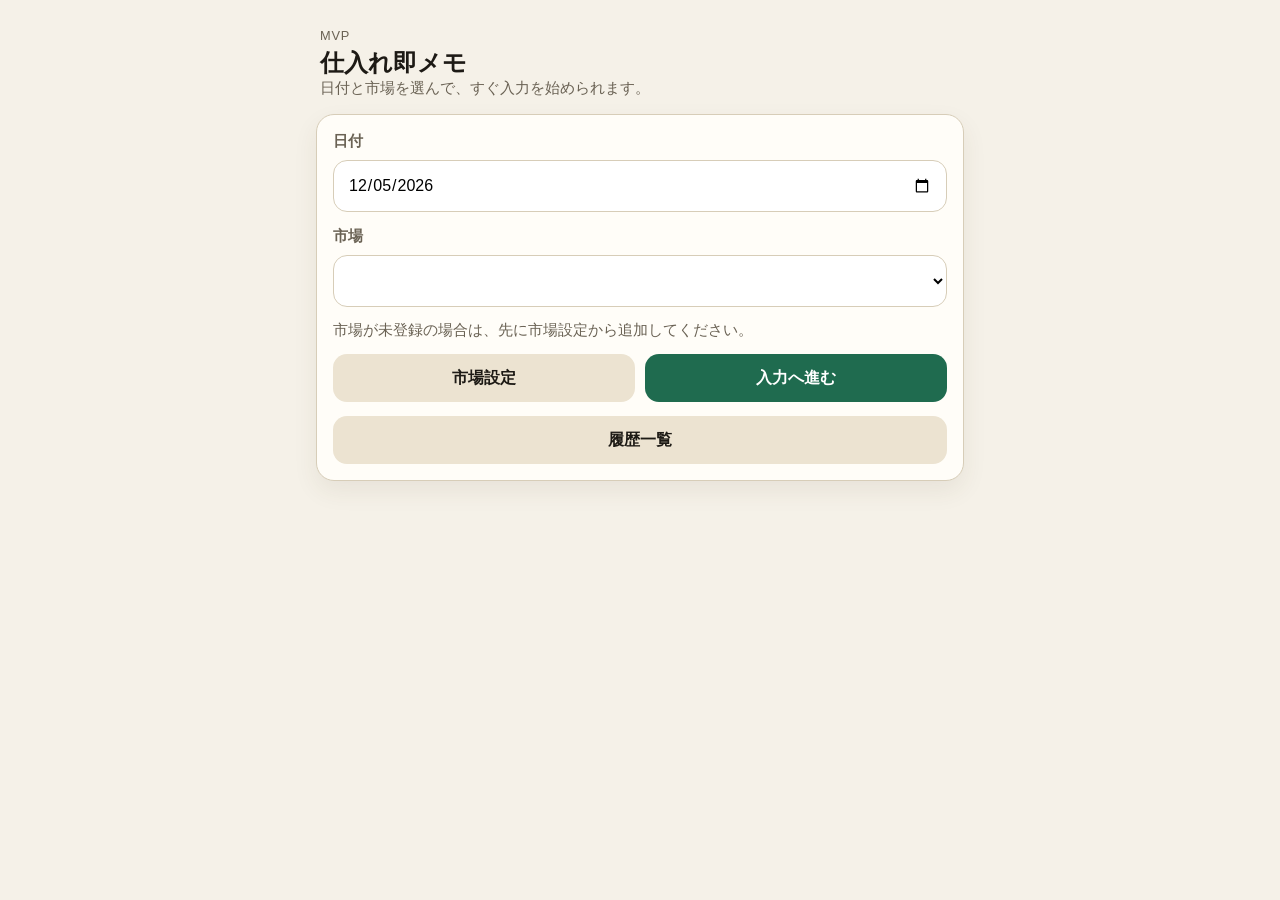
<file: index.html>
<!DOCTYPE html>
<html lang="ja">
<head>
  <meta charset="UTF-8">
  <meta name="viewport" content="width=device-width, initial-scale=1, viewport-fit=cover">
  <meta name="theme-color" content="#1f6b4f">
  <meta name="apple-mobile-web-app-capable" content="yes">
  <meta name="apple-mobile-web-app-title" content="仕入れ即メモ">
  <meta http-equiv="Cache-Control" content="no-cache, no-store, must-revalidate">
  <meta http-equiv="Pragma" content="no-cache">
  <meta http-equiv="Expires" content="0">
  <title>仕入れ即メモ</title>
  <link rel="icon" type="image/png" sizes="192x192" href="icon-192.png?v=20260701-2">
  <link rel="apple-touch-icon" sizes="180x180" href="apple-touch-icon.png?v=20260701-2">
  <link rel="manifest" href="site.webmanifest?v=20260701-2">
  <link rel="stylesheet" href="styles.css?v=20260701-2">
</head>
<body>
  <main class="app-shell">
    <section class="screen screen-active" id="setup-screen" aria-labelledby="setup-title">
      <header class="screen-header">
        <p class="eyebrow">MVP</p>
        <h1 id="setup-title">仕入れ即メモ</h1>
        <p class="intro">日付と市場を選んで、すぐ入力を始められます。</p>
      </header>

      <form id="setup-form" class="panel stack">
        <label class="field">
          <span>日付</span>
          <input type="date" id="session-date" required>
        </label>

        <label class="field">
          <span>市場</span>
          <select id="market-select" required></select>
        </label>

        <p class="helper-text" id="setup-market-help">市場が未登録の場合は、先に市場設定から追加してください。</p>

        <div class="button-row">
          <button type="button" class="secondary-button" id="open-market-settings">市場設定</button>
          <button type="submit" class="primary-button" id="start-entry-button">入力へ進む</button>
        </div>
        <button type="button" class="secondary-button" id="open-history-screen">履歴一覧</button>
      </form>
    </section>

    <section class="screen" id="entry-screen" aria-label="入力画面">
      <header class="screen-header compact">
        <button type="button" class="text-button" id="back-to-setup">← 戻る</button>
        <div>
          <p class="session-label" id="session-summary"></p>
        </div>
      </header>

      <section class="total-card" aria-live="polite">
        <p class="total-label">手数料込み合計</p>
        <p class="total-value" id="grand-total">¥0</p>
        <div class="total-subline">
          <span>商品合計 <strong id="subtotal">¥0</strong></span>
          <span>手数料 <strong id="fee-total">¥0</strong></span>
        </div>
      </section>

      <form id="entry-form" class="panel stack entry-form" novalidate>
        <div class="entry-toolbar">
          <p class="helper-text helper-text-compact">末尾の数字を金額として読み取ります。</p>
          <button type="button" class="text-button note-toggle" id="toggle-note">補足メモを開く</button>
        </div>

        <div class="entry-row">
          <label class="field quick-field">
            <span>入力欄</span>
            <input
              type="text"
              id="quick-input"
              inputmode="text"
              autocomplete="off"
              autocapitalize="off"
              autocorrect="off"
              spellcheck="false"
              enterkeyhint="done"
              placeholder="例: 小皿 500"
            >
          </label>

          <button type="submit" class="primary-button entry-submit">追加</button>
        </div>

        <div class="note-field-wrapper" id="note-field-wrapper" hidden>
          <label class="field">
            <span>補足メモ（任意）</span>
            <input
              type="text"
              id="note-input"
              inputmode="text"
              autocomplete="off"
              autocapitalize="off"
              autocorrect="off"
              spellcheck="false"
              enterkeyhint="done"
              placeholder="必要ならメモ"
            >
          </label>
        </div>

        <p class="error-text" id="entry-error" role="alert"></p>
      </form>

      <section class="panel history-panel">
        <div class="panel-heading">
          <h3>入力履歴</h3>
          <div class="action-row">
            <button type="button" class="secondary-button small-button" id="finish-session">仕入れ終了</button>
            <button type="button" class="secondary-button small-button" id="export-csv">CSV保存</button>
            <button type="button" class="secondary-button small-button" id="clear-day-entries">この日を全削除</button>
          </div>
        </div>
        <div class="history-table-head" aria-hidden="true">
          <span>品目</span>
          <span>金額</span>
          <span>メモ</span>
          <span>時刻</span>
          <span>操作</span>
        </div>
        <ul class="history-list" id="history-list"></ul>
        <p class="empty-state" id="history-empty">まだ入力はありません。</p>
      </section>
    </section>

    <section class="screen" id="market-screen" aria-labelledby="market-title">
      <header class="screen-header compact">
        <button type="button" class="text-button" id="close-market-settings">← 戻る</button>
        <div>
          <p class="session-label">設定</p>
          <h2 id="market-title">市場設定</h2>
        </div>
      </header>

      <form id="market-form" class="panel stack">
        <label class="field">
          <span>市場名</span>
          <input type="text" id="market-name" placeholder="例: ◯◯市場" required>
        </label>

        <label class="field">
          <span>手数料タイプ</span>
          <select id="market-fee-type">
            <option value="rate">率 (%)</option>
            <option value="fixed">固定額 (円)</option>
          </select>
        </label>

        <label class="field">
          <span>手数料値</span>
          <input type="number" id="market-fee-value" min="0" step="0.1" placeholder="例: 10">
        </label>

        <button type="submit" class="primary-button">市場を追加</button>
        <p class="helper-text">同名市場は追加できません。</p>
      </form>

      <section class="panel history-panel">
        <div class="panel-heading">
          <h3>登録済み市場</h3>
        </div>
        <ul class="history-list" id="market-list"></ul>
        <p class="empty-state" id="market-empty">市場がまだ登録されていません。</p>
      </section>
    </section>

    <section class="screen" id="history-screen" aria-labelledby="history-title">
      <header class="screen-header compact">
        <button type="button" class="text-button" id="close-history-screen">← 戻る</button>
        <div>
          <p class="session-label">履歴</p>
          <h2 id="history-title">日付別履歴</h2>
        </div>
      </header>

      <section class="panel history-archive-panel">
        <div class="panel-heading">
          <h3>保存済みデータ</h3>
        </div>
        <div class="archive-list" id="archive-list"></div>
        <p class="empty-state" id="archive-empty">保存済みの履歴はまだありません。</p>
      </section>
    </section>
  </main>

  <div class="modal-backdrop" id="finish-modal" hidden>
    <section class="modal-card" role="dialog" aria-modal="true" aria-labelledby="finish-modal-title">
      <h2 id="finish-modal-title">仕入れを終了しますか？</h2>
      <p class="modal-text">CSV保存して終了するか、そのまま終了するかを選べます。</p>
      <div class="modal-actions">
        <button type="button" class="secondary-button" id="cancel-finish">キャンセル</button>
        <button type="button" class="secondary-button" id="finish-without-export">保存せず終了</button>
        <button type="button" class="primary-button" id="finish-with-export">CSV保存して終了</button>
      </div>
    </section>
  </div>

  <script src="app.js?v=20260701-2"></script>
</body>
</html>
</file>
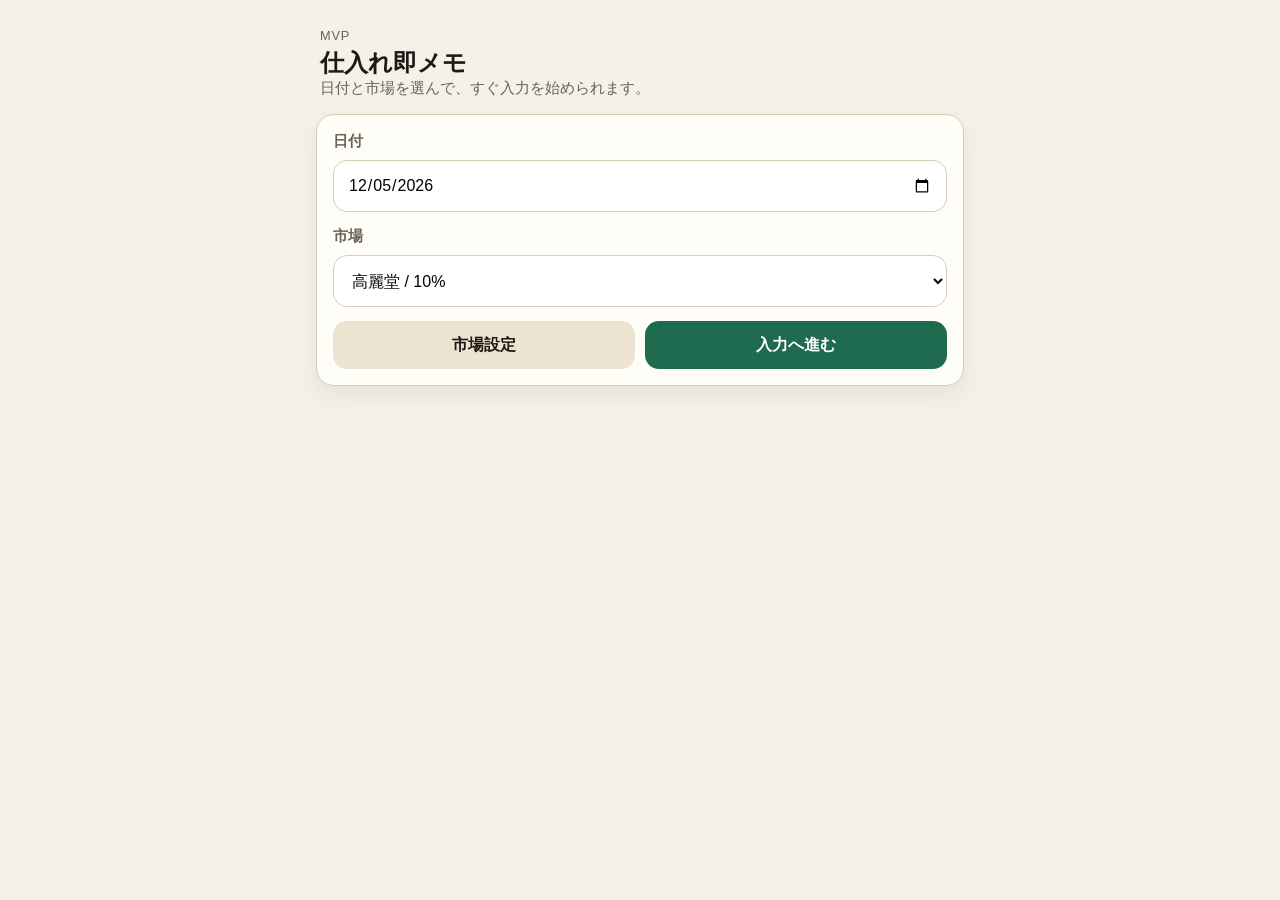
<file: shiire-soku-memo/index.html>
<!DOCTYPE html>
<html lang="ja">
<head>
  <meta charset="UTF-8">
  <meta name="viewport" content="width=device-width, initial-scale=1, viewport-fit=cover">
  <title>仕入れ即メモ</title>
  <link rel="stylesheet" href="styles.css">
</head>
<body>
  <main class="app-shell">
    <section class="screen screen-active" id="setup-screen" aria-labelledby="setup-title">
      <header class="screen-header">
        <p class="eyebrow">MVP</p>
        <h1 id="setup-title">仕入れ即メモ</h1>
        <p class="intro">日付と市場を選んで、すぐ入力を始められます。</p>
      </header>

      <form id="setup-form" class="panel stack">
        <label class="field">
          <span>日付</span>
          <input type="date" id="session-date" required>
        </label>

        <label class="field">
          <span>市場</span>
          <select id="market-select" required></select>
        </label>

        <div class="button-row">
          <button type="button" class="secondary-button" id="open-market-settings">市場設定</button>
          <button type="submit" class="primary-button">入力へ進む</button>
        </div>
      </form>
    </section>

    <section class="screen" id="entry-screen" aria-label="入力画面">
      <header class="screen-header compact">
        <button type="button" class="text-button" id="back-to-setup">← 戻る</button>
        <div>
          <p class="session-label" id="session-summary"></p>
        </div>
      </header>

      <section class="total-card" aria-live="polite">
        <p class="total-label">手数料込み合計</p>
        <p class="total-value" id="grand-total">¥0</p>
        <div class="total-subline">
          <span>商品合計 <strong id="subtotal">¥0</strong></span>
          <span>手数料 <strong id="fee-total">¥0</strong></span>
        </div>
      </section>

      <form id="entry-form" class="panel stack entry-form" novalidate>
        <label class="field">
          <span>入力欄</span>
          <input
            type="text"
            id="quick-input"
            inputmode="text"
            autocomplete="off"
            autocapitalize="off"
            autocorrect="off"
            spellcheck="false"
            enterkeyhint="done"
            placeholder="例: 小皿 500"
          >
        </label>

        <label class="field">
          <span>補足メモ（任意）</span>
          <input
            type="text"
            id="note-input"
            inputmode="text"
            autocomplete="off"
            autocapitalize="off"
            autocorrect="off"
            spellcheck="false"
            enterkeyhint="done"
            placeholder="必要ならメモ"
          >
        </label>

        <button type="submit" class="primary-button">追加する</button>
        <p class="helper-text">末尾の数字を金額として読み取ります。</p>
        <p class="error-text" id="entry-error" role="alert"></p>
      </form>

      <section class="panel history-panel">
        <div class="panel-heading">
          <h3>入力履歴</h3>
          <div class="action-row">
            <button type="button" class="secondary-button small-button" id="export-csv">CSV保存</button>
            <button type="button" class="secondary-button small-button" id="clear-day-entries">この日を全削除</button>
          </div>
        </div>
        <div class="history-table-head" aria-hidden="true">
          <span>品目</span>
          <span>金額</span>
          <span>メモ</span>
          <span>時刻</span>
          <span>操作</span>
        </div>
        <ul class="history-list" id="history-list"></ul>
        <p class="empty-state" id="history-empty">まだ入力はありません。</p>
      </section>
    </section>

    <section class="screen" id="market-screen" aria-labelledby="market-title">
      <header class="screen-header compact">
        <button type="button" class="text-button" id="close-market-settings">← 戻る</button>
        <div>
          <p class="session-label">設定</p>
          <h2 id="market-title">市場設定</h2>
        </div>
      </header>

      <form id="market-form" class="panel stack">
        <label class="field">
          <span>市場名</span>
          <input type="text" id="market-name" placeholder="例: 高麗堂" required>
        </label>

        <label class="field">
          <span>手数料タイプ</span>
          <select id="market-fee-type">
            <option value="rate">率 (%)</option>
            <option value="fixed">固定額 (円)</option>
          </select>
        </label>

        <label class="field">
          <span>手数料値</span>
          <input type="number" id="market-fee-value" min="0" step="0.1" placeholder="例: 10">
        </label>

        <button type="submit" class="primary-button">市場を追加</button>
        <p class="helper-text">同名市場は追加できません。</p>
      </form>

      <section class="panel history-panel">
        <div class="panel-heading">
          <h3>登録済み市場</h3>
        </div>
        <ul class="history-list" id="market-list"></ul>
        <p class="empty-state" id="market-empty">市場がまだ登録されていません。</p>
      </section>
    </section>
  </main>

  <script src="app.js"></script>
</body>
</html>
</file>
<file: styles.css>
:root {
  color-scheme: light;
  --bg: #f5f1e8;
  --panel: #fffdf8;
  --line: #d7cdb8;
  --text: #1d1a15;
  --muted: #6a6254;
  --accent: #1f6b4f;
  --accent-strong: #15523c;
  --danger: #a23d2f;
  --shadow: 0 10px 24px rgba(76, 61, 33, 0.08);
  --radius: 18px;
}

* {
  box-sizing: border-box;
}

body {
  margin: 0;
  background: var(--bg);
  color: var(--text);
  font-family: "Hiragino Sans", "Yu Gothic", sans-serif;
  -webkit-text-size-adjust: 100%;
}

body.modal-open {
  overflow: hidden;
}

button,
input,
select {
  font: inherit;
}

.app-shell {
  max-width: 680px;
  margin: 0 auto;
  padding: 16px 16px calc(16px + env(safe-area-inset-bottom));
}

.screen {
  display: none;
}

.screen-active {
  display: block;
}

.screen-header {
  padding: 12px 4px 16px;
}

.screen-header.compact {
  display: flex;
  align-items: flex-start;
  gap: 12px;
}

.screen-header h1,
.screen-header h2,
.panel-heading h3 {
  margin: 0;
}

.eyebrow,
.session-label,
.intro,
.helper-text,
.empty-state,
.total-label,
.total-subline,
.field span {
  color: var(--muted);
}

.eyebrow,
.session-label {
  font-size: 0.8rem;
  margin: 0 0 4px;
  letter-spacing: 0.06em;
}

.intro,
.helper-text,
.empty-state,
.error-text {
  margin: 0;
  font-size: 0.92rem;
}

.stack {
  display: grid;
  gap: 14px;
}

.entry-toolbar {
  display: flex;
  justify-content: space-between;
  align-items: center;
  gap: 10px;
}

.helper-text-compact {
  flex: 1;
}

.note-toggle {
  white-space: nowrap;
}

.entry-row {
  display: grid;
  grid-template-columns: minmax(0, 1fr) 112px;
  gap: 10px;
  align-items: end;
}

.quick-field {
  min-width: 0;
}

.entry-submit {
  min-height: 52px;
}

.note-field-wrapper[hidden] {
  display: none;
}

.panel,
.total-card {
  background: var(--panel);
  border: 1px solid var(--line);
  border-radius: var(--radius);
  box-shadow: var(--shadow);
}

.panel {
  padding: 16px;
  margin-bottom: 16px;
}

.field {
  display: grid;
  gap: 8px;
}

.field span {
  font-size: 0.95rem;
  font-weight: 700;
}

.field input,
.field select {
  width: 100%;
  min-height: 52px;
  border-radius: 14px;
  border: 1px solid var(--line);
  background: #fff;
  padding: 0 14px;
  font-size: 16px;
}

.field input:focus,
.field select:focus {
  outline: 2px solid rgba(31, 107, 79, 0.25);
  outline-offset: 1px;
  border-color: var(--accent);
}

.button-row {
  display: grid;
  grid-template-columns: 1fr 1fr;
  gap: 10px;
}

.primary-button,
.secondary-button,
.text-button,
.delete-button {
  border: 0;
  border-radius: 14px;
  min-height: 48px;
  cursor: pointer;
}

.primary-button {
  background: var(--accent);
  color: #fff;
  font-weight: 700;
}

.secondary-button {
  background: #ece3d1;
  color: var(--text);
  font-weight: 700;
}

.text-button {
  background: transparent;
  color: var(--accent-strong);
  padding: 0 4px;
  min-height: auto;
}

.small-button {
  min-height: 38px;
  padding: 0 12px;
}

.total-card {
  position: sticky;
  top: 12px;
  z-index: 1;
  margin-bottom: 16px;
  padding: 18px;
}

.total-value {
  margin: 8px 0 10px;
  font-size: clamp(2.2rem, 8vw, 3.6rem);
  line-height: 1;
  font-weight: 800;
}

.total-subline {
  display: flex;
  justify-content: space-between;
  gap: 12px;
  font-size: 0.95rem;
}

.panel-heading {
  display: flex;
  justify-content: space-between;
  align-items: center;
  gap: 10px;
  margin-bottom: 12px;
}

.action-row {
  display: flex;
  gap: 8px;
  flex-wrap: wrap;
  justify-content: flex-end;
}

.history-list {
  list-style: none;
  margin: 0;
  padding: 0;
  display: grid;
  gap: 6px;
}

.archive-list {
  display: grid;
  gap: 14px;
}

.archive-day {
  display: grid;
  gap: 10px;
}

.archive-day-title {
  margin: 0;
  font-size: 1rem;
}

.archive-session {
  display: grid;
  gap: 10px;
  border: 1px solid var(--line);
  border-radius: 14px;
  background: #fff;
  padding: 12px;
}

.archive-session-main {
  display: grid;
  gap: 4px;
}

.archive-session-title,
.archive-session-meta,
.archive-session-submeta {
  margin: 0;
}

.archive-session-title {
  font-weight: 700;
}

.archive-session-meta,
.archive-session-submeta {
  color: var(--muted);
  font-size: 0.9rem;
}

.archive-session-actions {
  display: flex;
  flex-wrap: wrap;
  gap: 8px;
}

.history-table-head,
.history-row {
  display: grid;
  grid-template-columns: minmax(0, 1.7fr) 92px minmax(0, 1.2fr) 56px 64px;
  gap: 8px;
  align-items: center;
}

.history-table-head {
  padding: 0 8px 6px;
  color: var(--muted);
  font-size: 0.75rem;
  font-weight: 700;
}

.history-item {
  border: 1px solid var(--line);
  border-radius: 10px;
  background: #fff;
  padding: 8px;
}

.history-cell {
  min-width: 0;
}

.history-main {
  min-width: 0;
}

.history-item-name,
.history-amount {
  font-weight: 700;
}

.history-title,
.history-meta {
  margin: 0;
}

.history-title {
  font-weight: 700;
}

.history-item-name,
.history-note,
.history-time {
  overflow: hidden;
  text-overflow: ellipsis;
  white-space: nowrap;
  margin: 0;
}

.history-note,
.history-time {
  font-size: 0.9rem;
  color: var(--muted);
}

.history-meta {
  font-size: 0.9rem;
  color: var(--muted);
}

.history-amount {
  text-align: right;
  margin: 0;
}

.delete-button {
  min-width: 64px;
  min-height: 34px;
  background: #f6ddd8;
  color: var(--danger);
  font-weight: 700;
  font-size: 0.82rem;
}

.entry-form {
  scroll-margin-bottom: 96px;
}

.error-text {
  color: var(--danger);
  min-height: 1.25em;
}

.modal-backdrop[hidden] {
  display: none;
}

.modal-backdrop {
  position: fixed;
  inset: 0;
  z-index: 20;
  background: rgba(29, 26, 21, 0.42);
  display: flex;
  align-items: center;
  justify-content: center;
  padding: 18px;
}

.modal-card {
  width: min(100%, 420px);
  background: var(--panel);
  border: 1px solid var(--line);
  border-radius: 20px;
  box-shadow: 0 16px 36px rgba(29, 26, 21, 0.22);
  padding: 20px;
  display: grid;
  gap: 14px;
}

.modal-card h2,
.modal-text {
  margin: 0;
}

.modal-text {
  color: var(--muted);
}

.modal-actions {
  display: grid;
  gap: 10px;
}

@media (max-width: 480px) {
  .app-shell {
    padding: 10px 10px calc(84px + env(safe-area-inset-bottom));
  }

  .button-row,
  .total-subline,
  .panel-heading,
  .entry-row {
    grid-template-columns: 1fr;
    display: grid;
  }

  .panel-heading {
    align-items: stretch;
  }

  .screen-header {
    padding: 8px 2px 10px;
  }

  .panel {
    padding: 12px;
    margin-bottom: 10px;
  }

  .stack {
    gap: 10px;
  }

  .field {
    gap: 6px;
  }

  .field span {
    font-size: 0.84rem;
  }

  .field input,
  .field select {
    min-height: 44px;
    padding: 0 12px;
  }

  #session-date {
    padding-left: 10px;
    padding-right: 10px;
    font-size: 15px;
  }

  .primary-button,
  .secondary-button {
    min-height: 40px;
  }

  .small-button {
    min-height: 34px;
  }

  .total-card {
    top: 8px;
    margin-bottom: 10px;
    padding: 14px;
  }

  .total-value {
    margin: 6px 0 8px;
    font-size: clamp(1.9rem, 8vw, 2.8rem);
  }

  .total-subline {
    font-size: 0.82rem;
  }

  .entry-toolbar {
    gap: 6px;
    align-items: center;
  }

  .note-toggle {
    justify-self: end;
    font-size: 0.82rem;
  }

  .entry-row {
    gap: 8px;
  }

  .entry-submit {
    min-height: 42px;
  }

  .history-table-head {
    grid-template-columns: minmax(0, 1.6fr) 76px minmax(0, 1fr) 48px 56px;
    gap: 6px;
    font-size: 0.68rem;
  }

  .history-item {
    padding: 7px;
  }

  .history-row {
    grid-template-columns: minmax(0, 1.6fr) 76px minmax(0, 1fr) 48px 56px;
    gap: 6px;
  }

  .action-row {
    justify-content: stretch;
  }

  .archive-session {
    padding: 10px;
  }

  .archive-session-actions {
    display: grid;
    grid-template-columns: 1fr;
  }

  .history-item-name,
  .history-amount,
  .history-note,
  .history-time {
    font-size: 0.8rem;
  }

  .delete-button {
    min-width: 56px;
    min-height: 32px;
    font-size: 0.75rem;
  }

  body.keyboard-open .total-card {
    padding: 10px 12px;
  }

  body.keyboard-open .total-value {
    margin: 4px 0 6px;
    font-size: 2.1rem;
  }

  body.keyboard-open .total-subline {
    display: grid;
    gap: 4px;
  }

  body.keyboard-open .history-panel {
    opacity: 0.45;
  }

  body.keyboard-open .entry-form {
    position: sticky;
    bottom: calc(6px + env(safe-area-inset-bottom));
    z-index: 2;
    box-shadow: 0 14px 28px rgba(76, 61, 33, 0.18);
  }

  .modal-backdrop {
    padding: 14px;
    align-items: end;
  }

  .modal-card {
    width: 100%;
    padding: 16px;
    border-radius: 18px 18px 0 0;
  }
}
</file>
<file: shiire-soku-memo/styles.css>
:root {
  color-scheme: light;
  --bg: #f5f1e8;
  --panel: #fffdf8;
  --line: #d7cdb8;
  --text: #1d1a15;
  --muted: #6a6254;
  --accent: #1f6b4f;
  --accent-strong: #15523c;
  --danger: #a23d2f;
  --shadow: 0 10px 24px rgba(76, 61, 33, 0.08);
  --radius: 18px;
}

* {
  box-sizing: border-box;
}

body {
  margin: 0;
  background: var(--bg);
  color: var(--text);
  font-family: "Hiragino Sans", "Yu Gothic", sans-serif;
  -webkit-text-size-adjust: 100%;
}

button,
input,
select {
  font: inherit;
}

.app-shell {
  max-width: 680px;
  margin: 0 auto;
  padding: 16px 16px calc(16px + env(safe-area-inset-bottom));
}

.screen {
  display: none;
}

.screen-active {
  display: block;
}

.screen-header {
  padding: 12px 4px 16px;
}

.screen-header.compact {
  display: flex;
  align-items: flex-start;
  gap: 12px;
}

.screen-header h1,
.screen-header h2,
.panel-heading h3 {
  margin: 0;
}

.eyebrow,
.session-label,
.intro,
.helper-text,
.empty-state,
.total-label,
.total-subline,
.field span {
  color: var(--muted);
}

.eyebrow,
.session-label {
  font-size: 0.8rem;
  margin: 0 0 4px;
  letter-spacing: 0.06em;
}

.intro,
.helper-text,
.empty-state,
.error-text {
  margin: 0;
  font-size: 0.92rem;
}

.stack {
  display: grid;
  gap: 14px;
}

.panel,
.total-card {
  background: var(--panel);
  border: 1px solid var(--line);
  border-radius: var(--radius);
  box-shadow: var(--shadow);
}

.panel {
  padding: 16px;
  margin-bottom: 16px;
}

.field {
  display: grid;
  gap: 8px;
}

.field span {
  font-size: 0.95rem;
  font-weight: 700;
}

.field input,
.field select {
  width: 100%;
  min-height: 52px;
  border-radius: 14px;
  border: 1px solid var(--line);
  background: #fff;
  padding: 0 14px;
  font-size: 16px;
}

.field input:focus,
.field select:focus {
  outline: 2px solid rgba(31, 107, 79, 0.25);
  outline-offset: 1px;
  border-color: var(--accent);
}

.button-row {
  display: grid;
  grid-template-columns: 1fr 1fr;
  gap: 10px;
}

.primary-button,
.secondary-button,
.text-button,
.delete-button {
  border: 0;
  border-radius: 14px;
  min-height: 48px;
  cursor: pointer;
}

.primary-button {
  background: var(--accent);
  color: #fff;
  font-weight: 700;
}

.secondary-button {
  background: #ece3d1;
  color: var(--text);
  font-weight: 700;
}

.text-button {
  background: transparent;
  color: var(--accent-strong);
  padding: 0 4px;
  min-height: auto;
}

.small-button {
  min-height: 38px;
  padding: 0 12px;
}

.total-card {
  position: sticky;
  top: 12px;
  z-index: 1;
  margin-bottom: 16px;
  padding: 18px;
}

.total-value {
  margin: 8px 0 10px;
  font-size: clamp(2.2rem, 8vw, 3.6rem);
  line-height: 1;
  font-weight: 800;
}

.total-subline {
  display: flex;
  justify-content: space-between;
  gap: 12px;
  font-size: 0.95rem;
}

.panel-heading {
  display: flex;
  justify-content: space-between;
  align-items: center;
  gap: 10px;
  margin-bottom: 12px;
}

.action-row {
  display: flex;
  gap: 8px;
  flex-wrap: wrap;
  justify-content: flex-end;
}

.history-list {
  list-style: none;
  margin: 0;
  padding: 0;
  display: grid;
  gap: 6px;
}

.history-table-head,
.history-row {
  display: grid;
  grid-template-columns: minmax(0, 1.7fr) 92px minmax(0, 1.2fr) 56px 64px;
  gap: 8px;
  align-items: center;
}

.history-table-head {
  padding: 0 8px 6px;
  color: var(--muted);
  font-size: 0.75rem;
  font-weight: 700;
}

.history-item {
  border: 1px solid var(--line);
  border-radius: 10px;
  background: #fff;
  padding: 8px;
}

.history-cell {
  min-width: 0;
}

.history-main {
  min-width: 0;
}

.history-item-name,
.history-amount {
  font-weight: 700;
}

.history-title,
.history-meta {
  margin: 0;
}

.history-title {
  font-weight: 700;
}

.history-item-name,
.history-note,
.history-time {
  overflow: hidden;
  text-overflow: ellipsis;
  white-space: nowrap;
  margin: 0;
}

.history-note,
.history-time {
  font-size: 0.9rem;
  color: var(--muted);
}

.history-meta {
  font-size: 0.9rem;
  color: var(--muted);
}

.history-amount {
  text-align: right;
  margin: 0;
}

.delete-button {
  min-width: 64px;
  min-height: 34px;
  background: #f6ddd8;
  color: var(--danger);
  font-weight: 700;
  font-size: 0.82rem;
}

.entry-form {
  scroll-margin-bottom: 96px;
}

.error-text {
  color: var(--danger);
  min-height: 1.25em;
}

@media (max-width: 480px) {
  .app-shell {
    padding: 10px 10px calc(84px + env(safe-area-inset-bottom));
  }

  .button-row,
  .total-subline,
  .panel-heading {
    grid-template-columns: 1fr;
    display: grid;
  }

  .panel-heading {
    align-items: stretch;
  }

  .screen-header {
    padding: 8px 2px 10px;
  }

  .panel {
    padding: 12px;
    margin-bottom: 10px;
  }

  .stack {
    gap: 10px;
  }

  .field {
    gap: 6px;
  }

  .field span {
    font-size: 0.84rem;
  }

  .field input,
  .field select {
    min-height: 46px;
    padding: 0 12px;
  }

  .primary-button,
  .secondary-button {
    min-height: 42px;
  }

  .small-button {
    min-height: 34px;
  }

  .total-card {
    top: 8px;
    margin-bottom: 10px;
    padding: 14px;
  }

  .total-value {
    margin: 6px 0 8px;
    font-size: clamp(1.9rem, 8vw, 2.8rem);
  }

  .total-subline {
    font-size: 0.82rem;
  }

  .history-table-head {
    grid-template-columns: minmax(0, 1.6fr) 76px minmax(0, 1fr) 48px 56px;
    gap: 6px;
    font-size: 0.68rem;
  }

  .history-item {
    padding: 7px;
  }

  .history-row {
    grid-template-columns: minmax(0, 1.6fr) 76px minmax(0, 1fr) 48px 56px;
    gap: 6px;
  }

  .action-row {
    justify-content: stretch;
  }

  .history-item-name,
  .history-amount,
  .history-note,
  .history-time {
    font-size: 0.8rem;
  }

  .delete-button {
    min-width: 56px;
    min-height: 32px;
    font-size: 0.75rem;
  }
}
</file>
